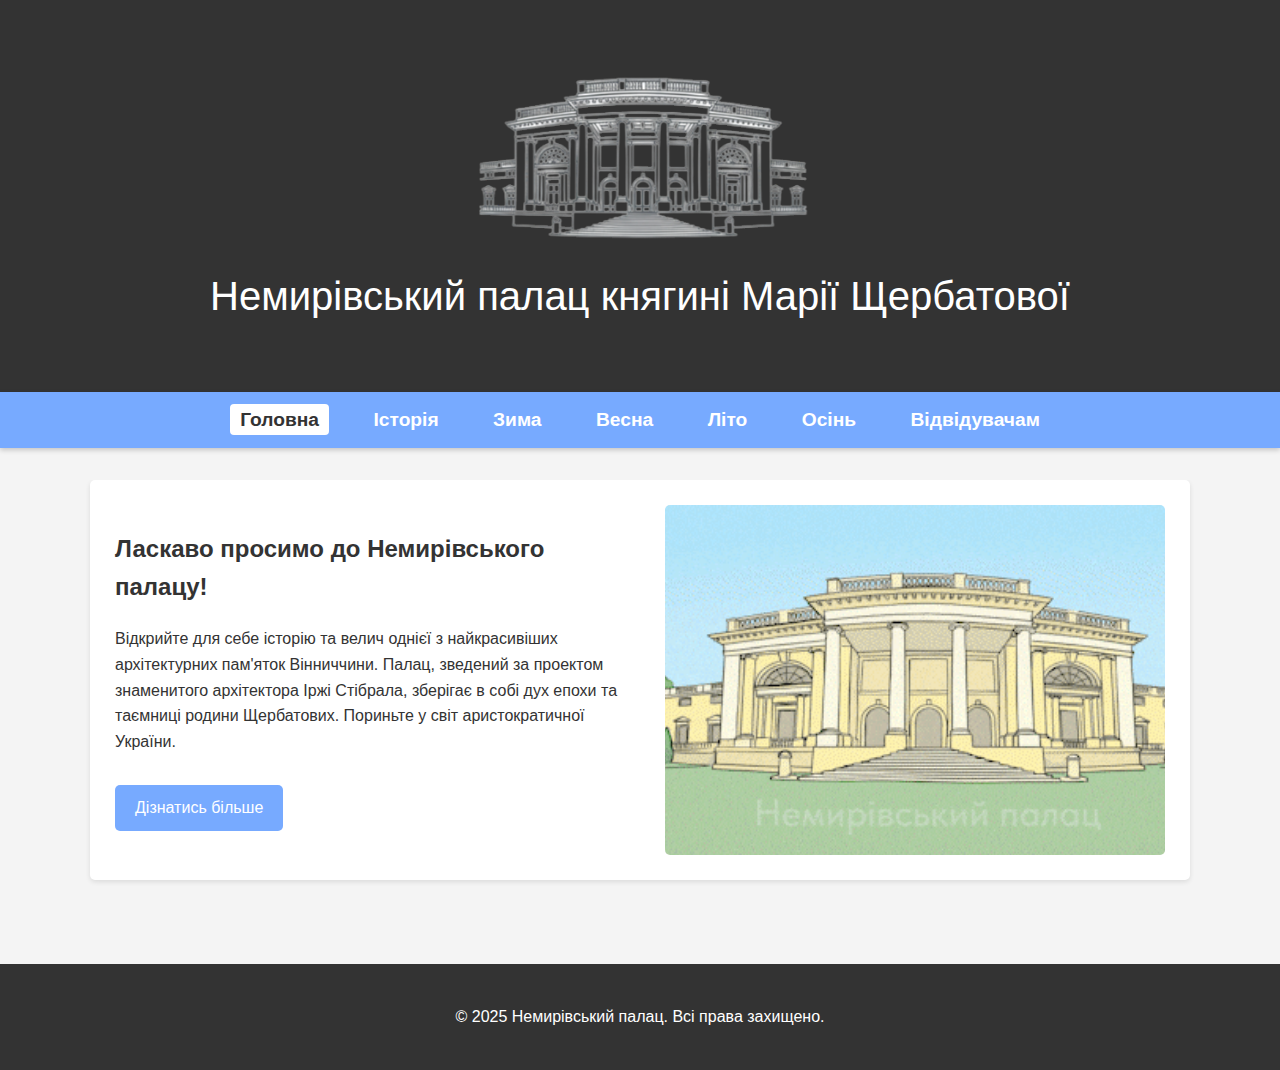
<file: index.html>
<!DOCTYPE html>
<html lang="uk">
<head>
    <meta charset="UTF-8">
    <meta name="viewport" content="width=device-width, initial-scale=1.0">
    <title>Головна - Немирівський палац</title>
    <link rel="stylesheet" href="style.css">
</head>
<body>

    <header>
        <div class="hero">
            <img src="image/logo.png" alt="Іконка Немирівського палацу" class="logo-icon">
            <h1>Немирівський палац княгині Марії Щербатової</h1>
        </div>
        <nav>
            <ul>
                <li><a href="index.html" class="active">Головна</a></li>
                <li><a href="history.html">Історія</a></li>
                <li><a href="winter.html">Зима</a></li>
                <li><a href="spring.html">Весна</a></li>
                <li><a href="summer.html">Літо</a></li>
                <li><a href="autumn.html">Осінь</a></li>
                <li><a href="visitors.html">Відвідувачам</a></li>
            </ul>
        </nav>
    </header>

    <main>
        <div class="container">
            <section class="content-section">
                <div class="text-content">
                    <h2>Ласкаво просимо до Немирівського палацу!</h2>
                    <p>
                        Відкрийте для себе історію та велич однієї з найкрасивіших архітектурних пам'яток Вінниччини. Палац, зведений за проектом знаменитого архітектора Іржі Стібрала, зберігає в собі дух епохи та таємниці родини Щербатових. Пориньте у світ аристократичної України.
                    </p>
                    <a href="history.html" class="button">Дізнатись більше</a>
                </div>
                <img src="image/animation.gif" alt="Анімація Немирівського палацу" class="photo-animation">
            </section>
        </div>
    </main>

    <footer>
        <div class="container">
            <p>&copy; 2025 Немирівський палац. Всі права захищено.</p>
        </div>
    </footer>

</body>
</html>
</file>
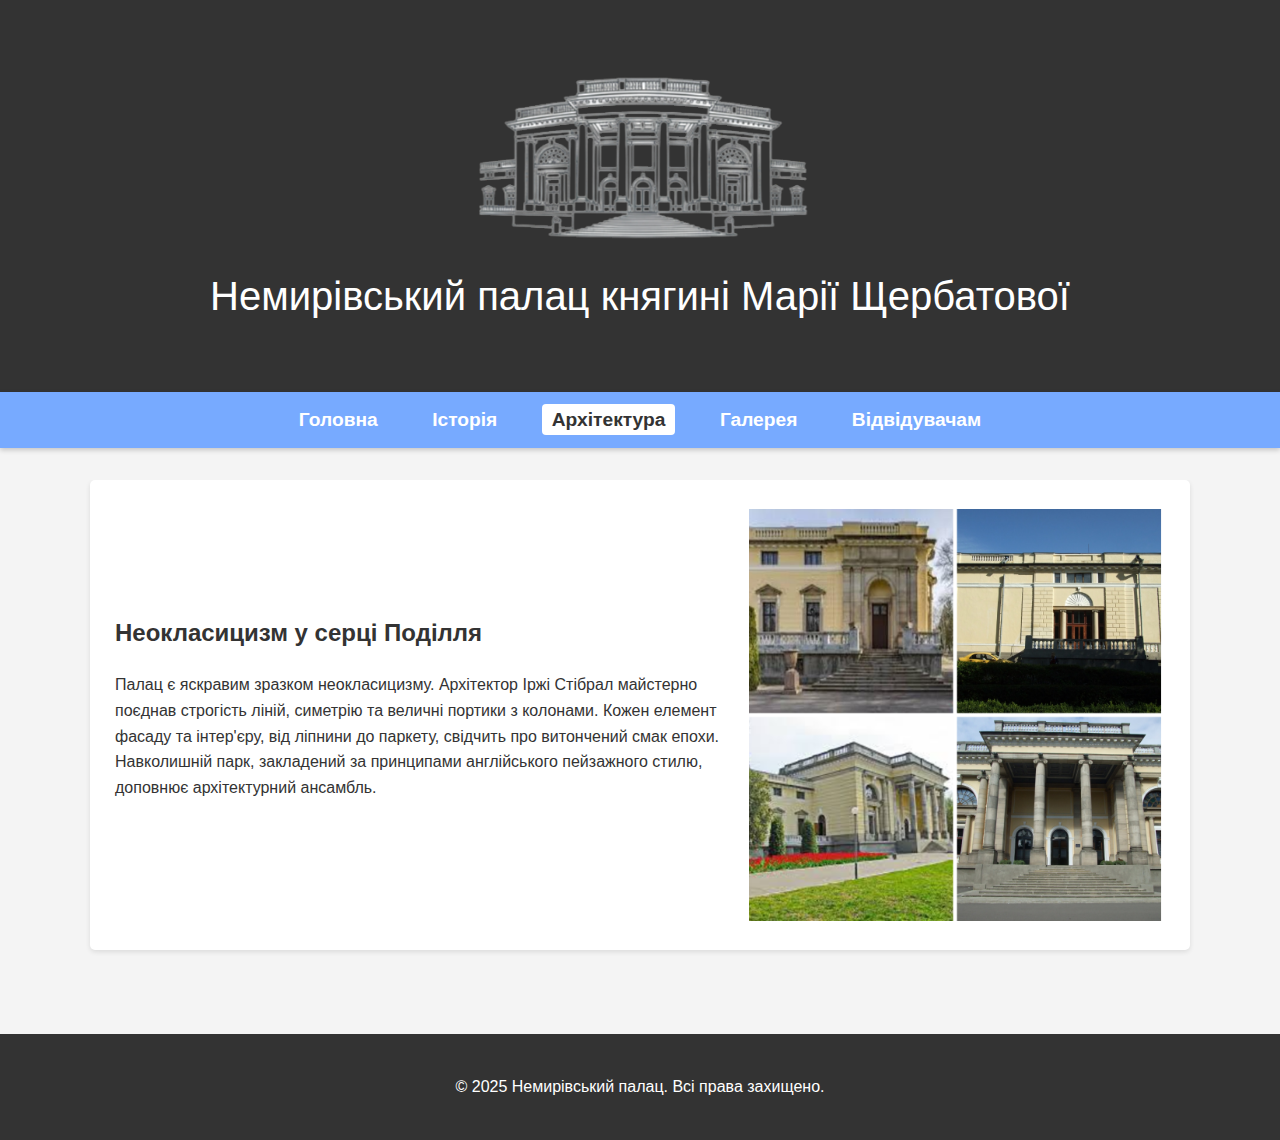
<file: architecture.html>
<!DOCTYPE html>
<html lang="uk">
<head>
    <meta charset="UTF-8">
    <meta name="viewport" content="width=device-width, initial-scale=1.0">
    <title>Архітектура - Немирівський палац</title>
    <link rel="stylesheet" href="style.css">
</head>
<body>

    <header>
        <div class="hero">
            <img src="image/logo.png" alt="Іконка Немирівського палацу" class="logo-icon">
            <h1>Немирівський палац княгині Марії Щербатової</h1>
        </div>
        <nav>
            <ul>
                <li><a href="index.html">Головна</a></li>
                <li><a href="history.html">Історія</a></li>
                <li><a href="architecture.html" class="active">Архітектура</a></li>
                <li><a href="gallery.html">Галерея</a></li>
                <li><a href="visitors.html">Відвідувачам</a></li>
            </ul>
        </nav>
    </header>

    <main>
        <div class="container">
             <section class="content-section">
                <div class="text-content">
                    <h2>Неокласицизм у серці Поділля</h2>
                    <p>
                        Палац є яскравим зразком неокласицизму. Архітектор Іржі Стібрал майстерно поєднав строгість ліній, симетрію та величні портики з колонами. Кожен елемент фасаду та інтер'єру, від ліпнини до паркету, свідчить про витончений смак епохи. Навколишній парк, закладений за принципами англійського пейзажного стилю, доповнює архітектурний ансамбль.
                    </p>
                </div>
                <img src="image/architecture.png" alt="Зображення архітектури Немирівського палацу" class="content-image">
            </section>
        </div>
    </main>

    <footer>
        <div class="container">
            <p>&copy; 2025 Немирівський палац. Всі права захищено.</p>
        </div>
    </footer>

</body>
</html>
</file>
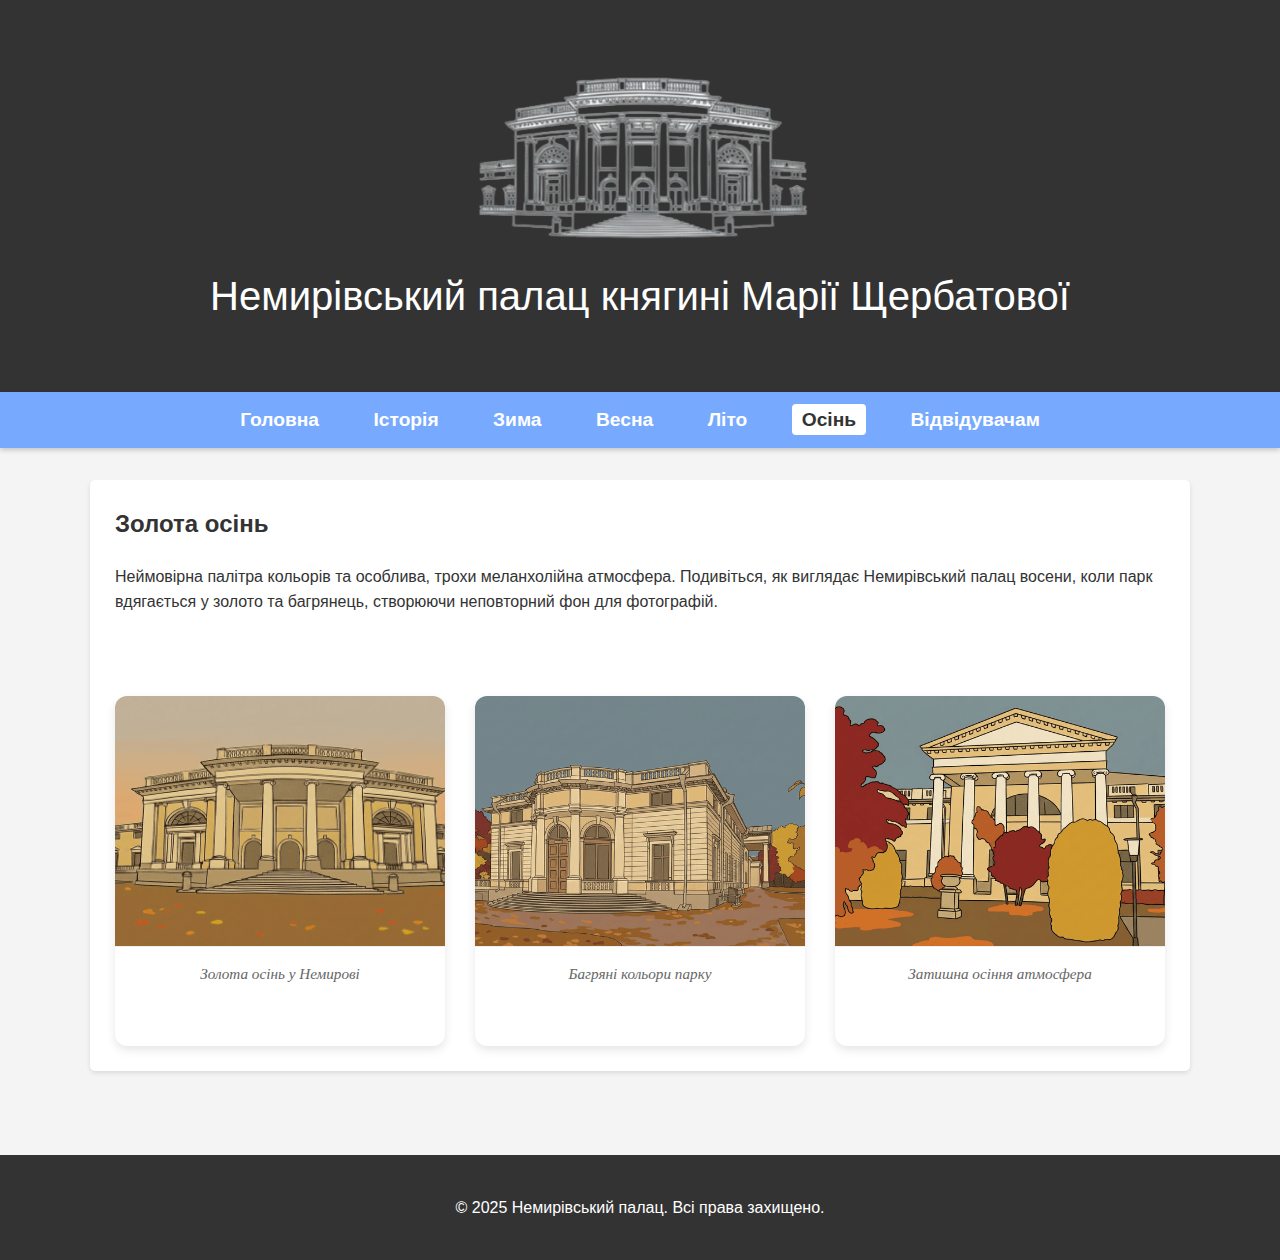
<file: autumn.html>
<!DOCTYPE html>
<html lang="uk">
<head>
    <meta charset="UTF-8">
    <meta name="viewport" content="width=device-width, initial-scale=1.0">
    <title>Осінь - Немирівський палац</title>
    <link rel="stylesheet" href="style.css">
</head>
<body>

    <header>
        <div class="hero">
            <img src="image/logo.png" alt="Іконка Немирівського палацу" class="logo-icon">
            <h1>Немирівський палац княгині Марії Щербатової</h1>
        </div>
        <nav>
            <ul>
                <li><a href="index.html">Головна</a></li>
                <li><a href="history.html">Історія</a></li>
                <li><a href="winter.html">Зима</a></li>
                <li><a href="spring.html">Весна</a></li>
                <li><a href="summer.html">Літо</a></li>
                <li><a href="autumn.html" class="active">Осінь</a></li>
                <li><a href="visitors.html">Відвідувачам</a></li>
            </ul>
        </nav>
    </header>

    <main>
        <div class="container">
            <section class="content-section" style="flex-direction: column; align-items: stretch;">
                <div class="text-content">
                    <h2>Золота осінь</h2>
                    <p>
                        Неймовірна палітра кольорів та особлива, трохи меланхолійна атмосфера. Подивіться, як виглядає Немирівський палац восени, коли парк вдягається у золото та багрянець, створюючи неповторний фон для фотографій.
                    </p>
                </div>

                <div class="seasonal-gallery">
                    <figure class="gallery-item">
                        <img src="image/autumn_1.png" alt="Осінній вид палацу 1">
                        <figcaption>Золота осінь у Немирові</figcaption>
                    </figure>
                    <figure class="gallery-item">
                        <img src="image/autumn_2.png" alt="Осінній вид палацу 2">
                        <figcaption>Багряні кольори парку</figcaption>
                    </figure>
                    <figure class="gallery-item">
                        <img src="image/autumn_3.png" alt="Осінній вид палацу 3">
                        <figcaption>Затишна осіння атмосфера</figcaption>
                    </figure>
                </div>
            </section>
        </div>
    </main>

    <footer>
        <div class="container">
            <p>&copy; 2025 Немирівський палац. Всі права захищено.</p>
        </div>
    </footer>

</body>
</html>
</file>
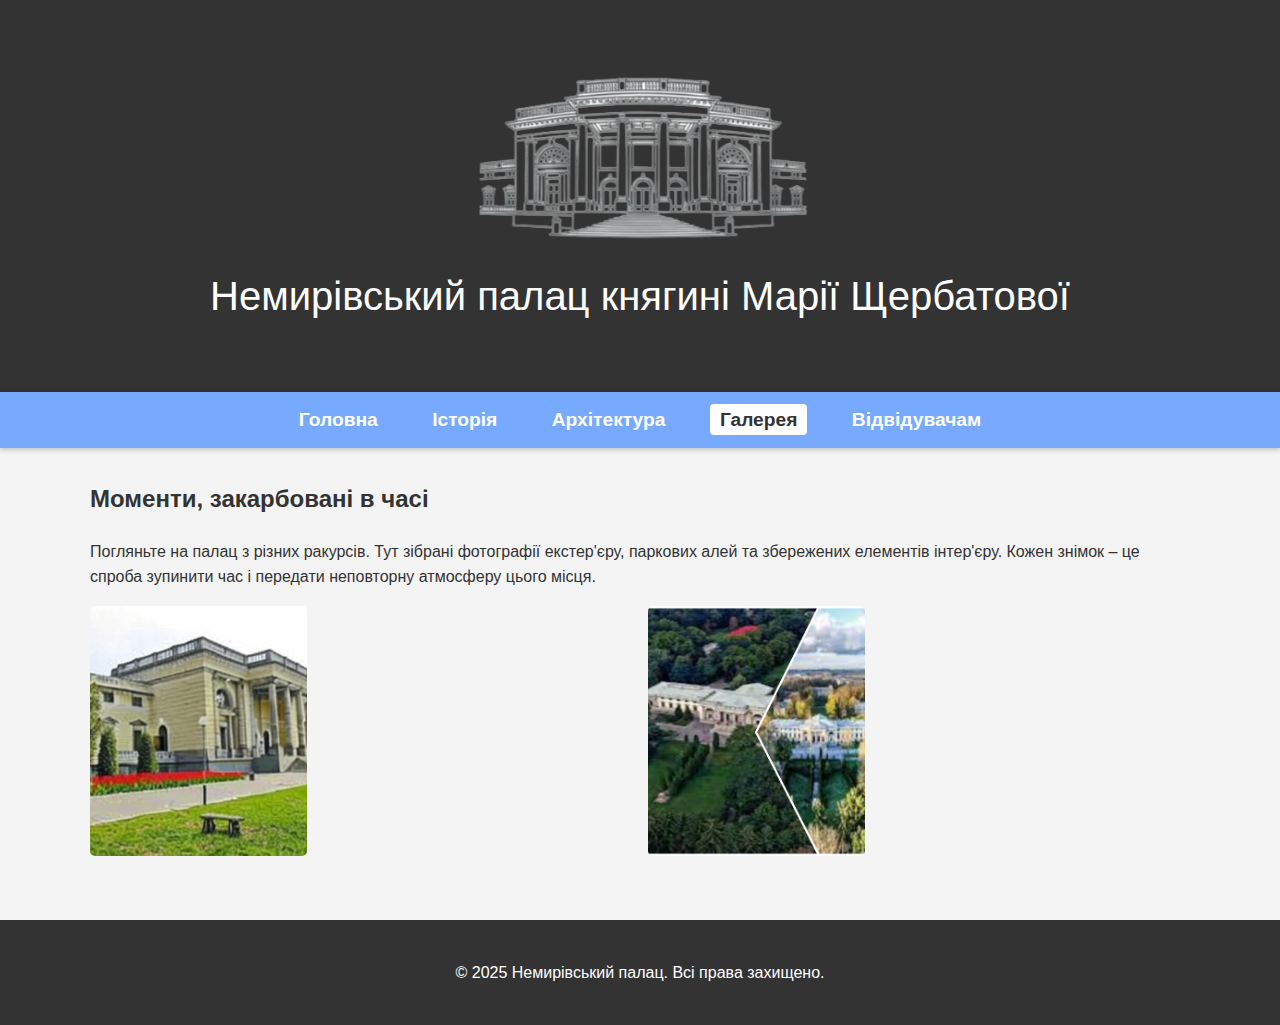
<file: gallery.html>
<!DOCTYPE html>
<html lang="uk">
<head>
    <meta charset="UTF-8">
    <meta name="viewport" content="width=device-width, initial-scale=1.0">
    <title>Галерея - Немирівський палац</title>
    <link rel="stylesheet" href="style.css">
</head>
<body>

    <header>
        <div class="hero">
            <img src="image/logo.png" alt="Іконка Немирівського палацу" class="logo-icon">
            <h1>Немирівський палац княгині Марії Щербатової</h1>
        </div>
        <nav>
            <ul>
                <li><a href="index.html">Головна</a></li>
                <li><a href="history.html">Історія</a></li>
                <li><a href="architecture.html">Архітектура</a></li>
                <li><a href="gallery.html" class="active">Галерея</a></li>
                <li><a href="visitors.html">Відвідувачам</a></li>
            </ul>
        </nav>
    </header>

    <main>
        <div class="container">
            <h2>Моменти, закарбовані в часі</h2>
            <p>Погляньте на палац з різних ракурсів. Тут зібрані фотографії екстер'єру, паркових алей та збережених елементів інтер'єру. Кожен знімок – це спроба зупинити час і передати неповторну атмосферу цього місця.</p>
            
            <div class="gallery-grid">
                 <img src="image/gallery1.jpg" alt="Зображення перед палацом" class="content-image">
                 <img src="image/gallery2.png" alt="Зображення Немирівського палацу" class="content-image">
            </div>
        </div>
    </main>

    <footer>
        <div class="container">
            <p>&copy; 2025 Немирівський палац. Всі права захищено.</p>
        </div>
    </footer>

</body>
</html>
</file>
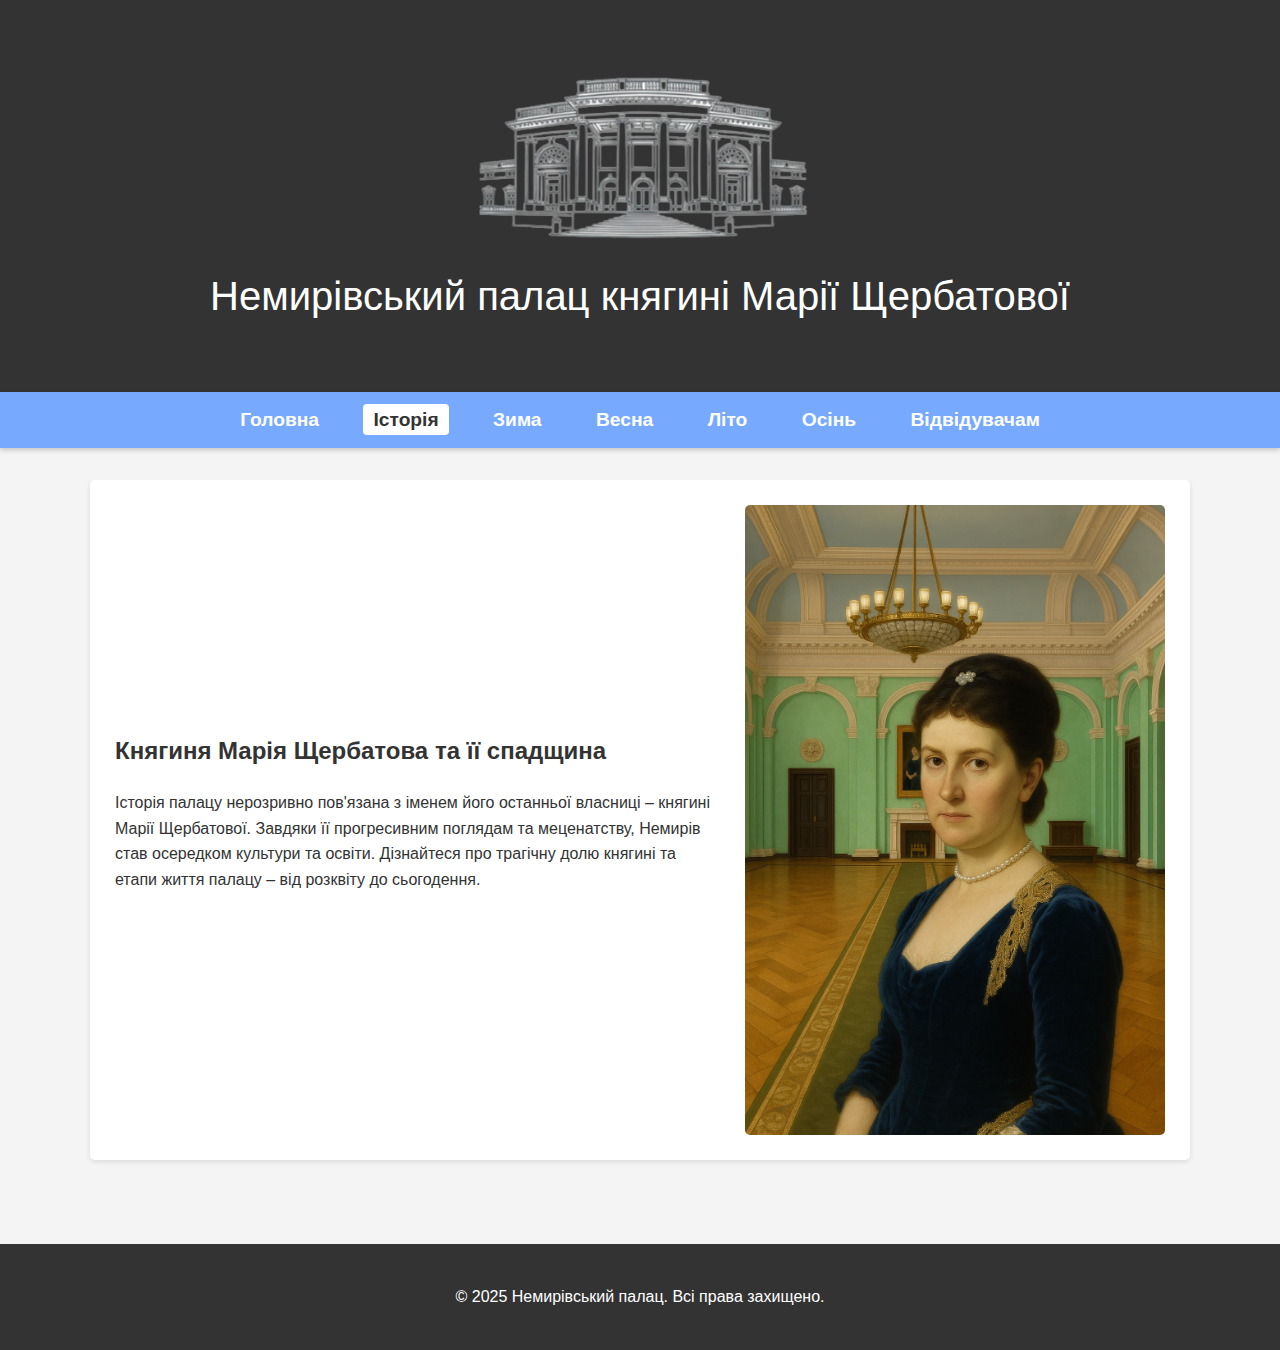
<file: history.html>
<!DOCTYPE html>
<html lang="uk">
<head>
    <meta charset="UTF-8">
    <meta name="viewport" content="width=device-width, initial-scale=1.0">
    <title>Історія - Немирівський палац</title>
    <link rel="stylesheet" href="style.css">
</head>
<body>

    <header>
        <div class="hero">
            <img src="image/logo.png" alt="Іконка Немирівського палацу" class="logo-icon">
            <h1>Немирівський палац княгині Марії Щербатової</h1>
        </div>
        <nav>
            <ul>
                <li><a href="index.html">Головна</a></li>
                <li><a href="history.html" class="active">Історія</a></li>
                <li><a href="winter.html">Зима</a></li>
                <li><a href="spring.html">Весна</a></li>
                <li><a href="summer.html">Літо</a></li>
                <li><a href="autumn.html">Осінь</a></li>
                <li><a href="visitors.html">Відвідувачам</a></li>
            </ul>
        </nav>
    </header>

    <main>
        <div class="container">
            <section class="content-section">
                <div class="text-content">
                    <h2>Княгиня Марія Щербатова та її спадщина</h2>
                    <p>
                        Історія палацу нерозривно пов'язана з іменем його останньої власниці – княгині Марії Щербатової. Завдяки її прогресивним поглядам та меценатству, Немирів став осередком культури та освіти. Дізнайтеся про трагічну долю княгині та етапи життя палацу – від розквіту до сьогодення.
                    </p>
                </div>
                <img src="image/Maria.png" alt="Портрет княгині Марії Щербатової" class="content-image">
            </section>
        </div>
    </main>

    <footer>
        <div class="container">
            <p>&copy; 2025 Немирівський палац. Всі права захищено.</p>
        </div>
    </footer>

</body>
</html>
</file>
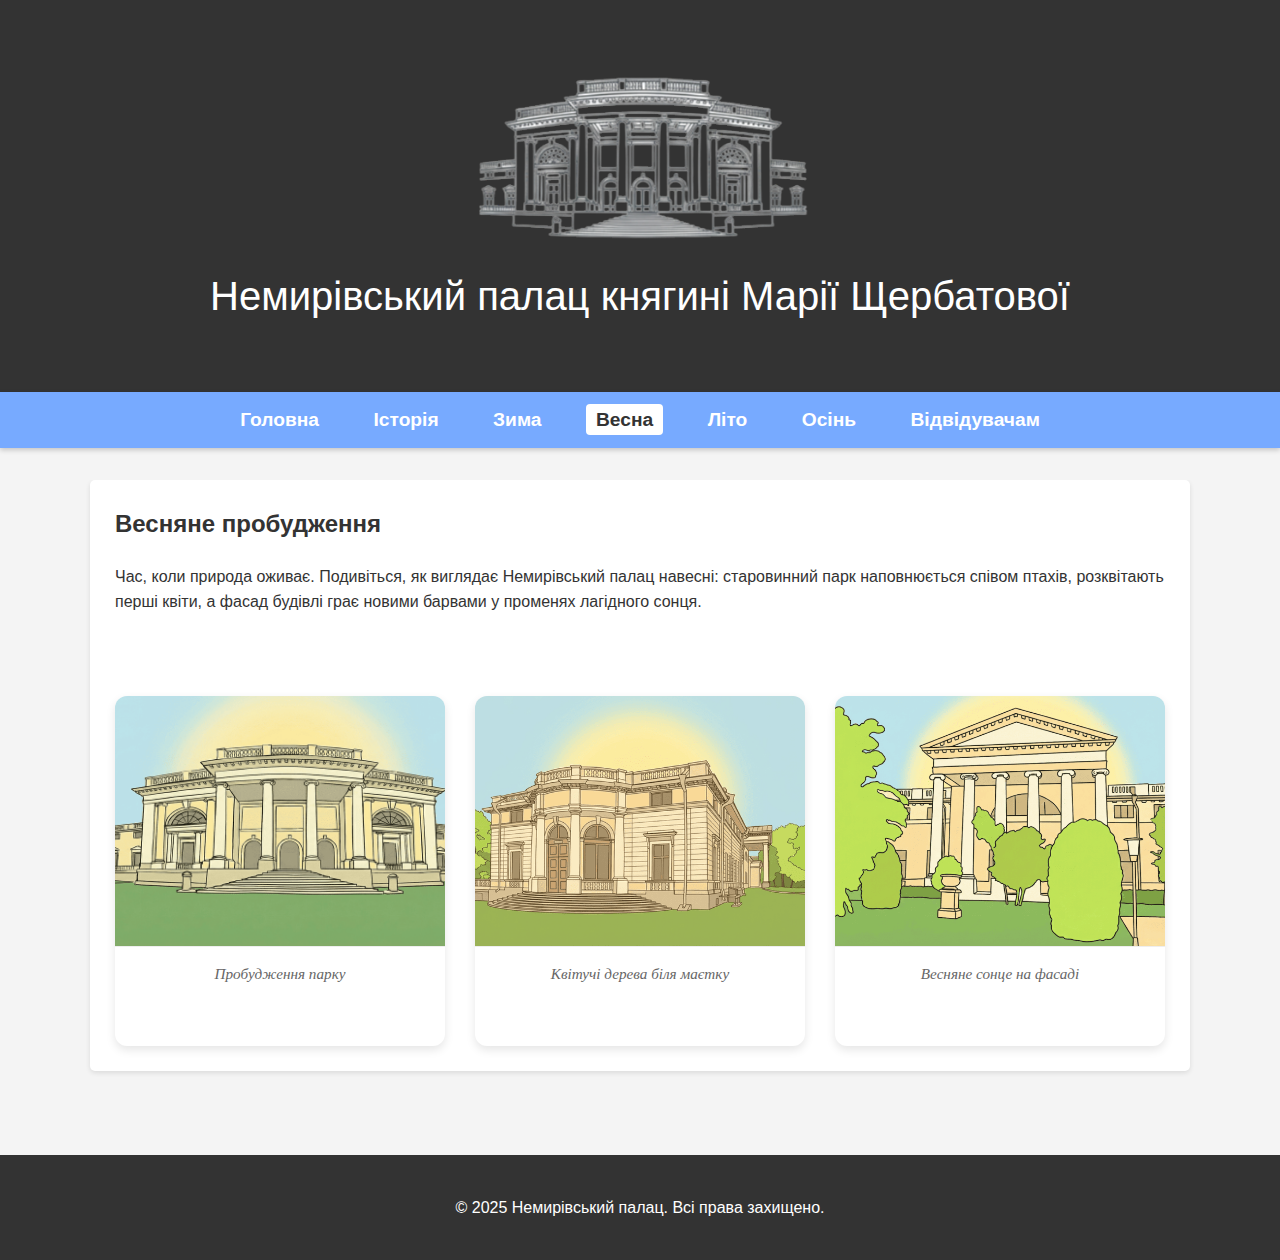
<file: spring.html>
<!DOCTYPE html>
<html lang="uk">
<head>
    <meta charset="UTF-8">
    <meta name="viewport" content="width=device-width, initial-scale=1.0">
    <title>Весна - Немирівський палац</title>
    <link rel="stylesheet" href="style.css">
</head>
<body>

    <header>
        <div class="hero">
            <img src="image/logo.png" alt="Іконка Немирівського палацу" class="logo-icon">
            <h1>Немирівський палац княгині Марії Щербатової</h1>
        </div>
        <nav>
            <ul>
                <li><a href="index.html">Головна</a></li>
                <li><a href="history.html">Історія</a></li>
                <li><a href="winter.html">Зима</a></li>
                <li><a href="spring.html" class="active">Весна</a></li>
                <li><a href="summer.html">Літо</a></li>
                <li><a href="autumn.html">Осінь</a></li>
                <li><a href="visitors.html">Відвідувачам</a></li>
            </ul>
        </nav>
    </header>

    <main>
        <div class="container">
            <section class="content-section" style="flex-direction: column; align-items: stretch;">
                <div class="text-content">
                    <h2>Весняне пробудження</h2>
                    <p>
                        Час, коли природа оживає. Подивіться, як виглядає Немирівський палац навесні: старовинний парк наповнюється співом птахів, розквітають перші квіти, а фасад будівлі грає новими барвами у променях лагідного сонця.
                    </p>
                </div>

                <div class="seasonal-gallery">
                    <figure class="gallery-item">
                        <img src="image/spring_1.png" alt="Весняний вид палацу 1">
                        <figcaption>Пробудження парку</figcaption>
                    </figure>
                    <figure class="gallery-item">
                        <img src="image/spring_2.png" alt="Весняний вид палацу 2">
                        <figcaption>Квітучі дерева біля маєтку</figcaption>
                    </figure>
                    <figure class="gallery-item">
                        <img src="image/spring_3.png" alt="Весняний вид палацу 3">
                        <figcaption>Весняне сонце на фасаді</figcaption>
                    </figure>
                </div>
            </section>
        </div>
    </main>

    <footer>
        <div class="container">
            <p>&copy; 2025 Немирівський палац. Всі права захищено.</p>
        </div>
    </footer>

</body>
</html>
</file>
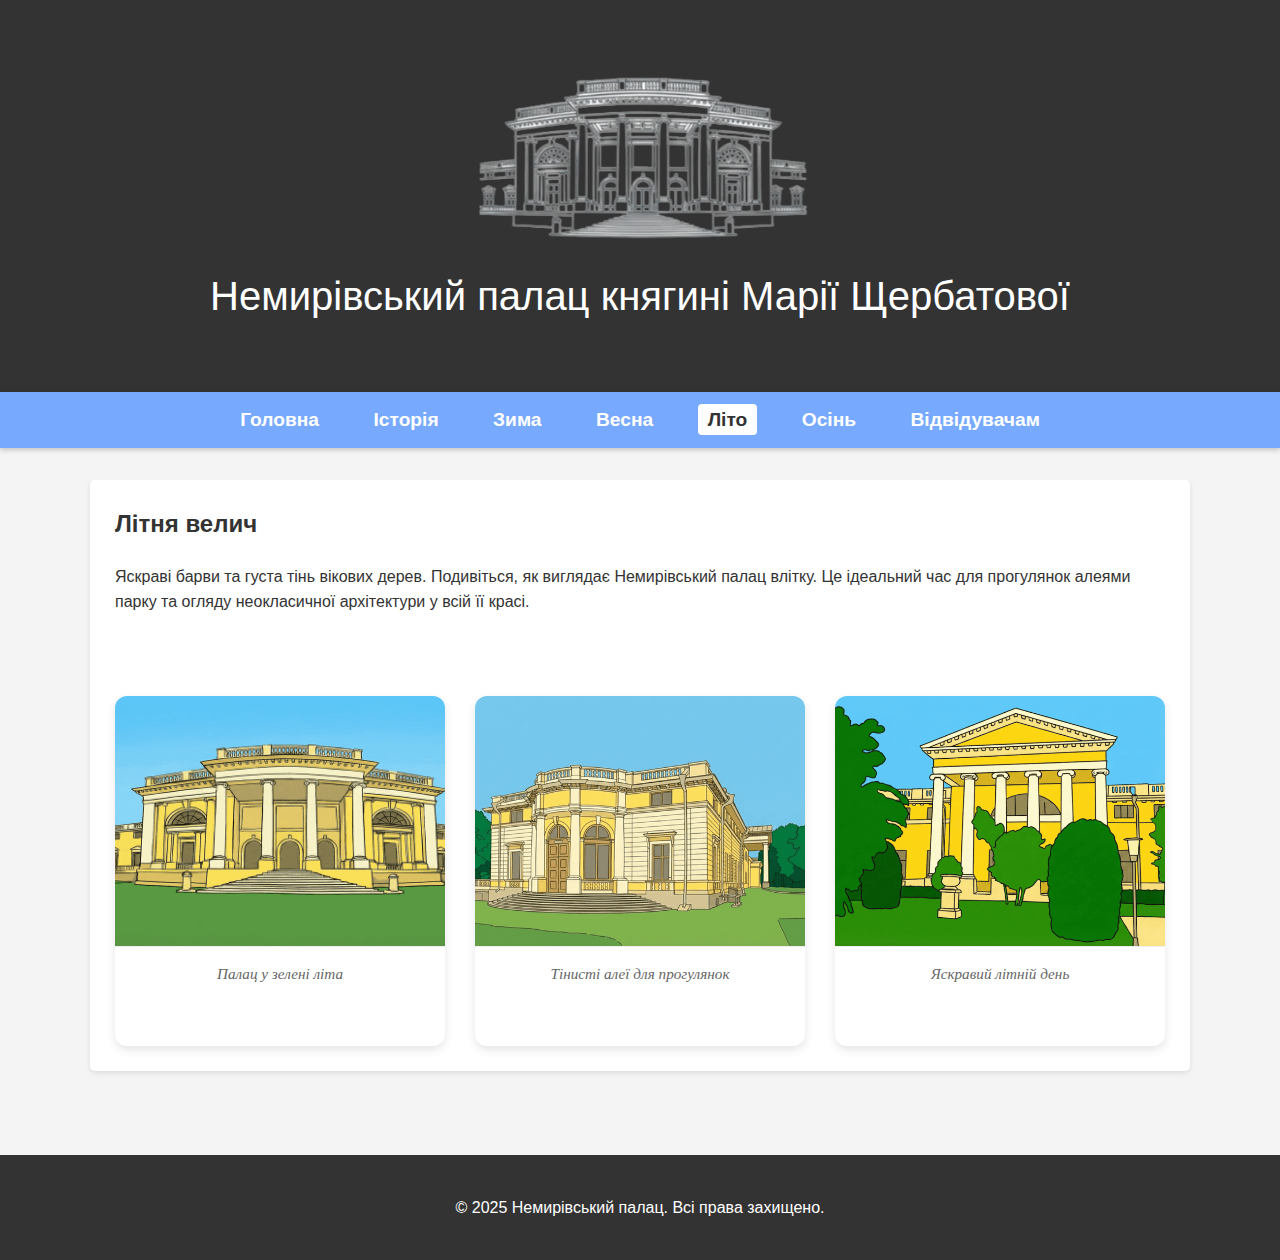
<file: summer.html>
<!DOCTYPE html>
<html lang="uk">
<head>
    <meta charset="UTF-8">
    <meta name="viewport" content="width=device-width, initial-scale=1.0">
    <title>Літо - Немирівський палац</title>
    <link rel="stylesheet" href="style.css">
</head>
<body>

    <header>
        <div class="hero">
            <img src="image/logo.png" alt="Іконка Немирівського палацу" class="logo-icon">
            <h1>Немирівський палац княгині Марії Щербатової</h1>
        </div>
        <nav>
            <ul>
                <li><a href="index.html">Головна</a></li>
                <li><a href="history.html">Історія</a></li>
                <li><a href="winter.html">Зима</a></li>
                <li><a href="spring.html">Весна</a></li>
                <li><a href="summer.html" class="active">Літо</a></li>
                <li><a href="autumn.html">Осінь</a></li>
                <li><a href="visitors.html">Відвідувачам</a></li>
            </ul>
        </nav>
    </header>

    <main>
        <div class="container">
            <section class="content-section" style="flex-direction: column; align-items: stretch;">
                <div class="text-content">
                    <h2>Літня велич</h2>
                    <p>
                        Яскраві барви та густа тінь вікових дерев. Подивіться, як виглядає Немирівський палац влітку. Це ідеальний час для прогулянок алеями парку та огляду неокласичної архітектури у всій її красі.
                    </p>
                </div>

               <div class="seasonal-gallery">
                    <figure class="gallery-item">
                        <img src="image/summer_1.png" alt="Літній вид палацу 1">
                        <figcaption>Палац у зелені літа</figcaption>
                    </figure>
                    <figure class="gallery-item">
                        <img src="image/summer_2.png" alt="Літній вид палацу 2">
                        <figcaption>Тінисті алеї для прогулянок</figcaption>
                    </figure>
                    <figure class="gallery-item">
                        <img src="image/summer_3.png" alt="Літній вид палацу 3">
                        <figcaption>Яскравий літній день</figcaption>
                    </figure>
                </div>
            </section>
        </div>
    </main>

    <footer>
        <div class="container">
            <p>&copy; 2025 Немирівський палац. Всі права захищено.</p>
        </div>
    </footer>

</body>
</html>
</file>
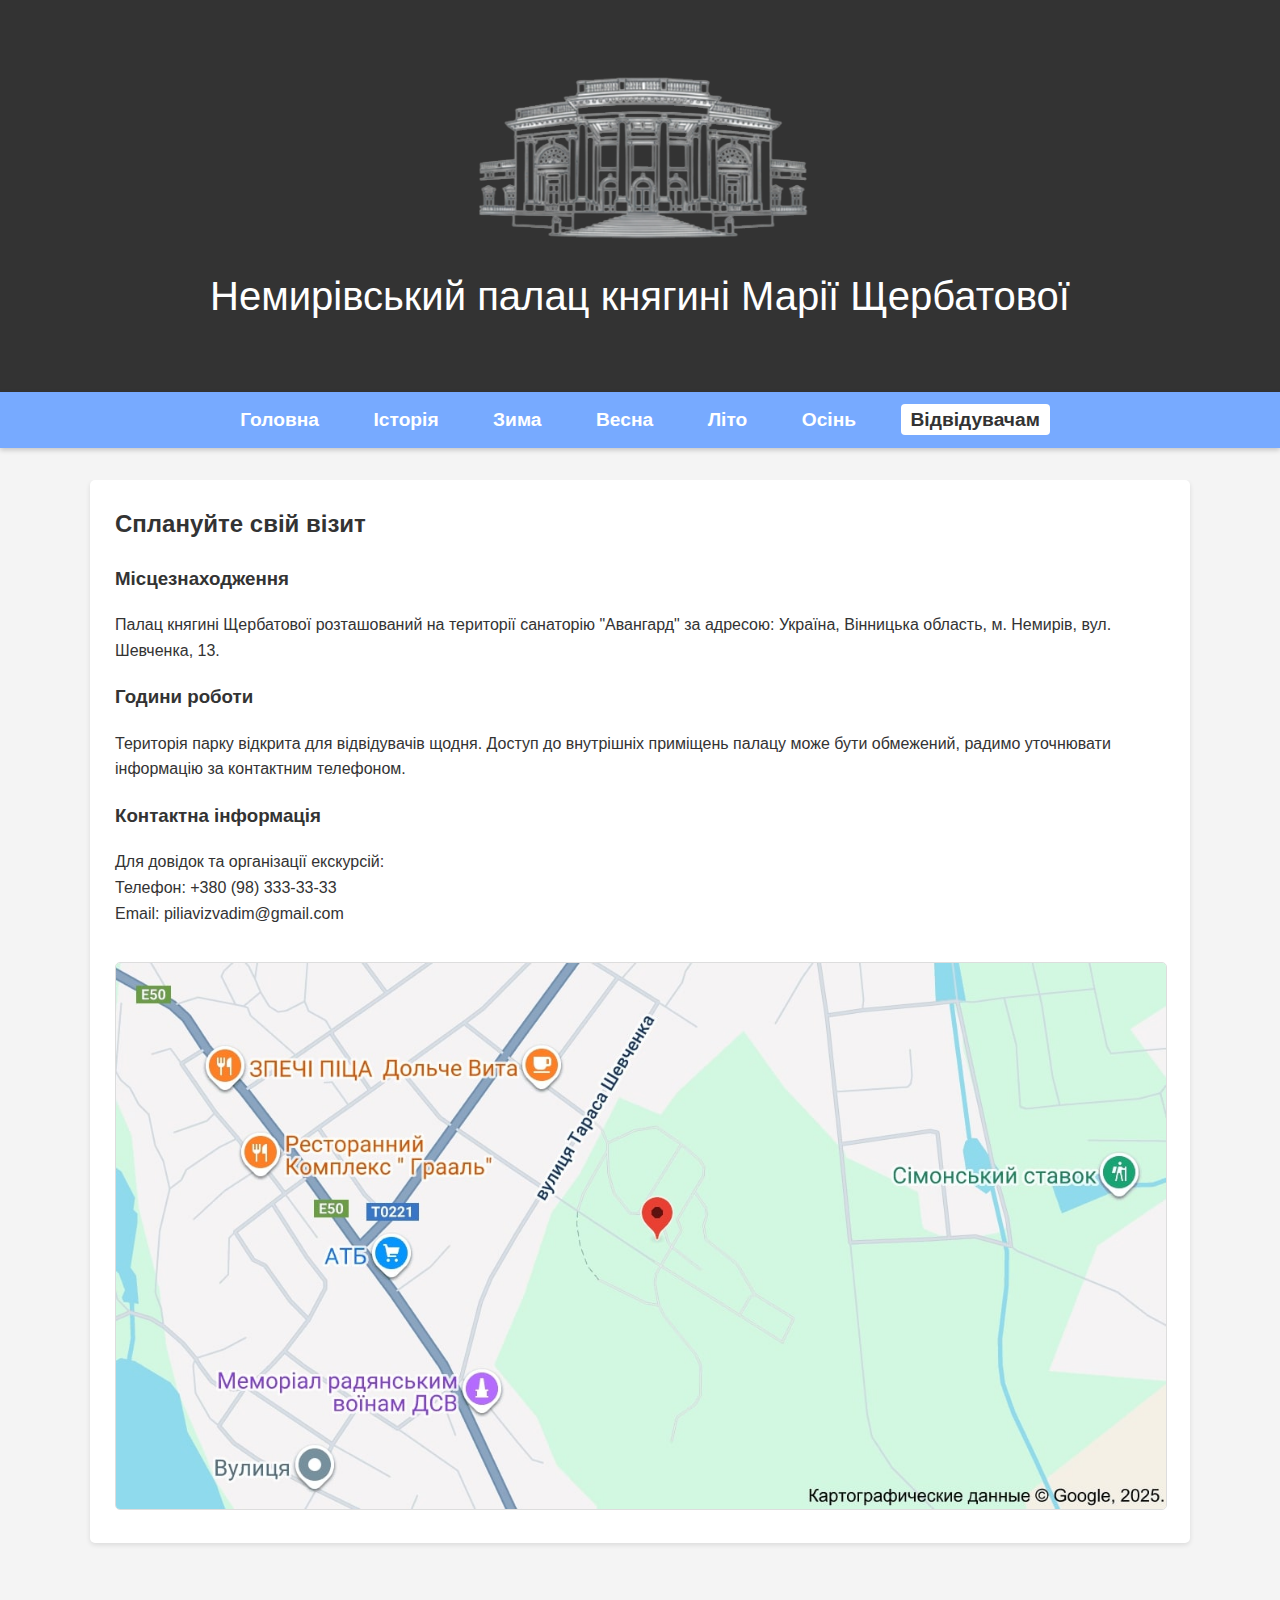
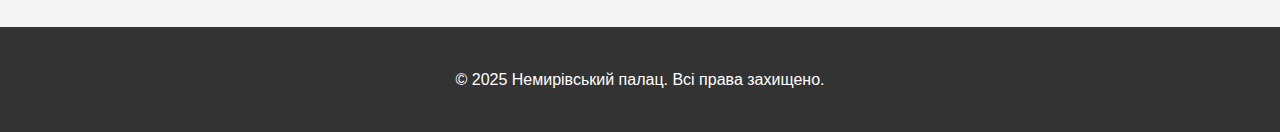
<file: visitors.html>
<!DOCTYPE html>
<html lang="uk">
<head>
    <meta charset="UTF-8">
    <meta name="viewport" content="width=device-width, initial-scale=1.0">
    <title>Відвідувачам - Немирівський палац</title>
    <link rel="stylesheet" href="style.css">
</head>
<body>

    <header>
        <div class="hero">
            <img src="image/logo.png" alt="Іконка Немирівського палацу" class="logo-icon">
            <h1>Немирівський палац княгині Марії Щербатової</h1>
        </div>
        <nav>
            <ul>
                <li><a href="index.html">Головна</a></li>
                <li><a href="history.html">Історія</a></li>
                <li><a href="winter.html">Зима</a></li>
                <li><a href="spring.html">Весна</a></li>
                <li><a href="summer.html">Літо</a></li>
                <li><a href="autumn.html">Осінь</a></li>
                <li><a href="visitors.html" class="active">Відвідувачам</a></li>
            </ul>
        </nav>
    </header>

    <main>
        <div class="container">
            <div class="content-section">
                <div class="text-content" style="flex: 100%;">
                    <h2>Сплануйте свій візит</h2>
                    
                    <h3>Місцезнаходження</h3>
                    <p>Палац княгині Щербатової розташований на території санаторію "Авангард" за адресою: Україна, Вінницька область, м. Немирів, вул. Шевченка, 13.</p>
                    
                    <h3>Години роботи</h3>
                    <p>Територія парку відкрита для відвідувачів щодня. Доступ до внутрішніх приміщень палацу може бути обмежений, радимо уточнювати інформацію за контактним телефоном.</p>
                    
                    <h3>Контактна інформація</h3>
                    <p>
                        Для довідок та організації екскурсій:<br>
                        Телефон: +380 (98) 333-33-33<br>
                        Email: piliavizvadim@gmail.com
                    </p>

                    <img src="image/map.jpg" alt="Розташування палацу на карті" class="map-image">
                </div>
            </div>
        </div>
    </main>

    <footer>
        <div class="container">
            <p>&copy; 2025 Немирівський палац. Всі права захищено.</p>
        </div>
    </footer>

</body>
</html>
</file>
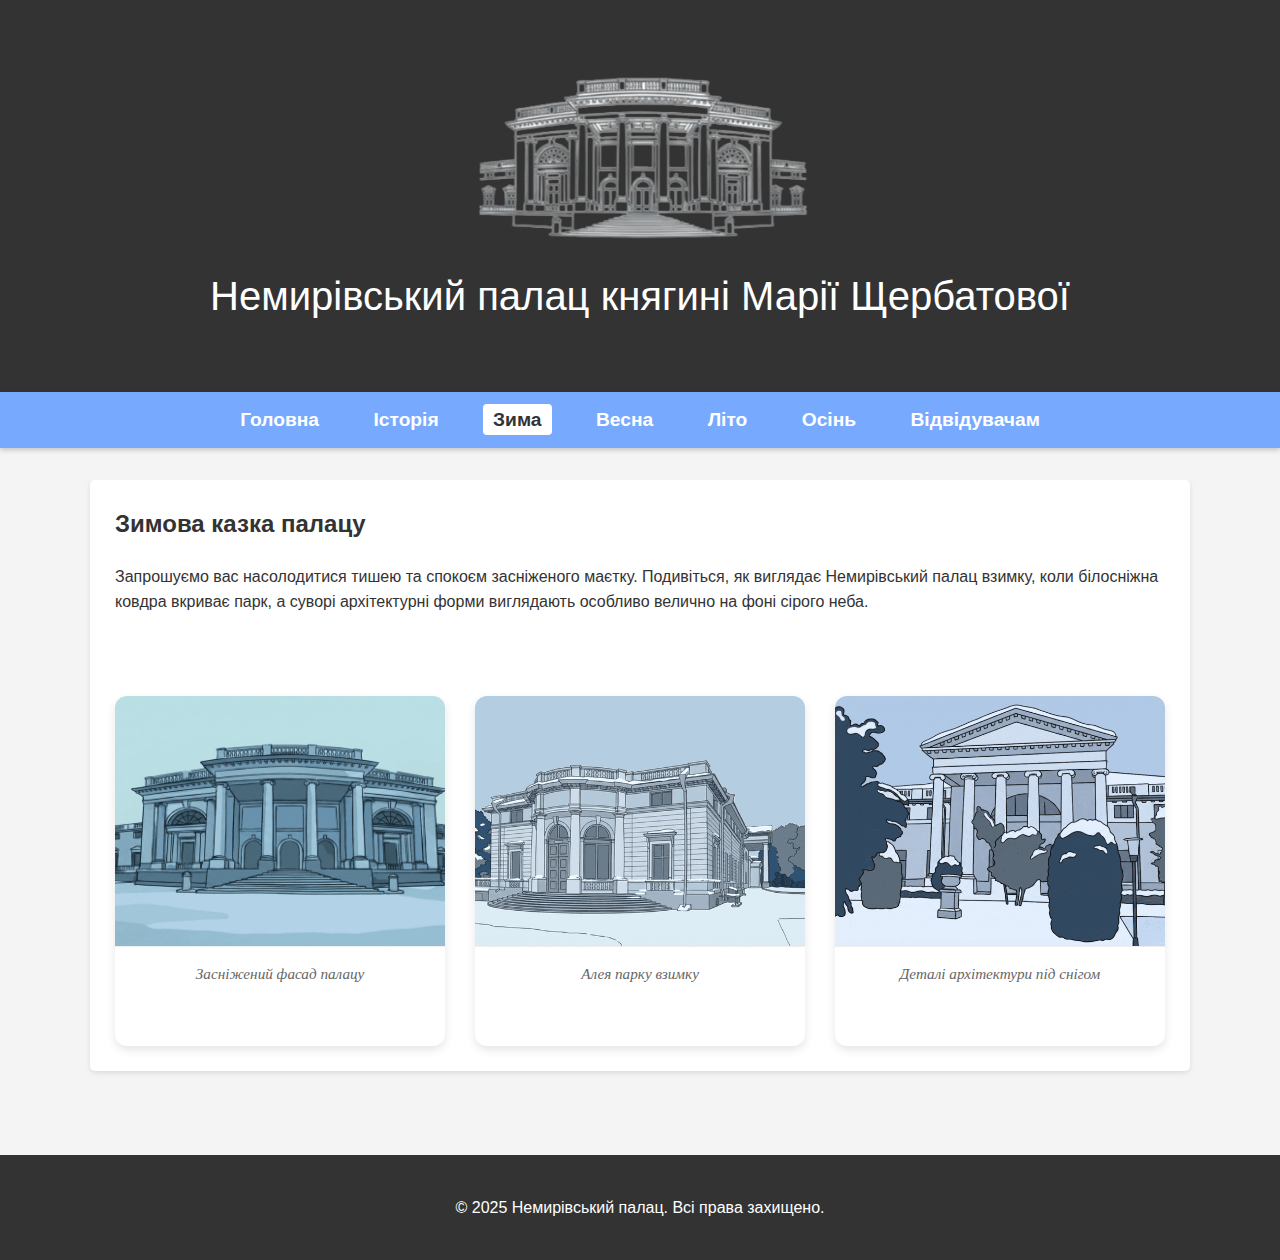
<file: winter.html>
<!DOCTYPE html>
<html lang="uk">
<head>
    <meta charset="UTF-8">
    <meta name="viewport" content="width=device-width, initial-scale=1.0">
    <title>Зима - Немирівський палац</title>
    <link rel="stylesheet" href="style.css">
</head>
<body>

    <header>
        <div class="hero">
            <img src="image/logo.png" alt="Іконка Немирівського палацу" class="logo-icon">
            <h1>Немирівський палац княгині Марії Щербатової</h1>
        </div>
        <nav>
            <ul>
                <li><a href="index.html">Головна</a></li>
                <li><a href="history.html">Історія</a></li>
                <li><a href="winter.html" class="active">Зима</a></li>
                <li><a href="spring.html">Весна</a></li>
                <li><a href="summer.html">Літо</a></li>
                <li><a href="autumn.html">Осінь</a></li>
                <li><a href="visitors.html">Відвідувачам</a></li>
            </ul>
        </nav>
    </header>

    <main>
        <div class="container">
            <section class="content-section" style="flex-direction: column; align-items: stretch;">
                <div class="text-content">
                    <h2>Зимова казка палацу</h2>
                    <p>
                        Запрошуємо вас насолодитися тишею та спокоєм засніженого маєтку. Подивіться, як виглядає Немирівський палац взимку, коли білосніжна ковдра вкриває парк, а суворі архітектурні форми виглядають особливо велично на фоні сірого неба.
                    </p>
                </div>
                
                <div class="seasonal-gallery">
                    <figure class="gallery-item">
                        <img src="image/winter_1.png" alt="Зимовий вид палацу 1">
                        <figcaption>Засніжений фасад палацу</figcaption>
                    </figure>
                    <figure class="gallery-item">
                         <img src="image/winter_2.png" alt="Зимовий вид палацу 2">
                        <figcaption>Алея парку взимку</figcaption>
                    </figure>
                    <figure class="gallery-item">
                         <img src="image/winter_3.png" alt="Зимовий вид палацу 3">
                        <figcaption>Деталі архітектури під снігом</figcaption>
                    </figure>
                </div>
            </section>
        </div>
    </main>

    <footer>
        <div class="container">
            <p>&copy; 2025 Немирівський палац. Всі права захищено.</p>
        </div>
    </footer>

</body>
</html>
</file>
<file: style.css>
/* --- Загальні стилі --- */
body {
    font-family: 'Helvetica Neue', Arial, sans-serif;
    margin: 0;
    padding: 0;
    background-color: #f4f4f4;
    color: #333;
    line-height: 1.6;
}

.container {
    max-width: 1100px;
    margin: auto;
    overflow: hidden;
    padding: 0 20px;
}

/* --- НОВА ВЕЛИКА ШАПКА --- */

/* Головний контейнер шапки */
header {
    background-color: #333; /* Темний фон для всього блоку */
    color: #fff;
    width: 100%;
}

/* Великий блок з логотипом і заголовком */
.hero {
    display: flex;
    flex-direction: column;
    justify-content: center;
    align-items: center;
    padding: 4rem 20px; /* Великі відступи, щоб зробити блок високим */
    text-align: center;
}

/* Іконка палацу (логотип) */
.logo-icon {
    height: 200px; /* Збільшуємо розмір іконки */
    width: auto;
    margin-bottom: 0px; /* Відступ від заголовка */
}

/* Головний заголовок сайту */
.hero h1 {
    margin: 0;
    font-size: 2.5rem; /* Значно збільшуємо шрифт */
    font-weight: 300; /* Робимо шрифт тоншим для елегантності */
}

/* Навігаційна панель під геройським блоком */
nav {
    background-color: #77aaff; /* Синій фон, як ми обговорювали */
    padding: 0.8rem 0;
    box-shadow: 0 2px 5px rgba(0,0,0,0.2);
}

nav ul {
    margin: 0;
    padding: 0;
    list-style: none;
    text-align: center; /* Центруємо всі пункти меню */
}

nav ul li {
    display: inline-block; /* Ставимо пункти в ряд */
    margin: 0 15px; /* Відступи між пунктами */
}

nav a {
    color: #fff;
    text-decoration: none;
    font-size: 1.2rem;
    font-weight: bold;
    padding: 5px 10px;
    border-radius: 4px;
    transition: background-color 0.3s ease;
}

nav a:hover {
    background-color: rgba(255, 255, 255, 0.2); /* Легке підсвічування при наведенні */
}

/* Стиль для активного пункту меню (робимо його білим і підкресленим) */
nav a.active {
    background-color: #fff;
    color: #333;
}

/* --- Кінець стилів для нової шапки --- */


/* --- Основний контент --- */
main {
    padding: 2rem 0;
}

.content-section {
    background: #fff;
    padding: 25px;
    margin-bottom: 20px;
    border-radius: 5px;
    box-shadow: 0 2px 5px rgba(0,0,0,0.1);
    display: flex;
    gap: 25px;
    align-items: center;
}

.text-content {
    flex: 2;
}

.image-placeholder {
    flex: 1;
    min-height: 250px;
    background: #ddd;
    border-radius: 5px;
    display: flex;
    align-items: center;
    justify-content: center;
    font-style: italic;
    color: #777;
}

h2 {
    color: #333;
    margin-top: 0;
}

.button {
    display: inline-block;
    background: #77aaff;
    color: #fff;
    padding: 10px 20px;
    text-decoration: none;
    border-radius: 5px;
    margin-top: 15px;
    transition: background 0.3s ease;
}

.button:hover {
    background: #5588dd;
}

/* --- Галерея --- */
.gallery-grid {
    display: grid;
    grid-template-columns: repeat(3, 1fr);
    gap: 15px;
}

.gallery-grid .image-placeholder {
    min-height: 200px;
}

/* Стиль для зображення карти на сторінці "Відвідувачам" */
.map-image {
    width: 100%;
    height: auto; /* Зберігає пропорції зображення */
    border-radius: 5px;
    margin-top: 20px; /* Відступ зверху */
    border: 1px solid #ddd; /* Тонка рамка */
}

/* --- Футер (підвал) --- */
footer {
    background: #333;
    color: #fff;
    text-align: center;
    padding: 1.5rem 0;
    margin-top: 2rem;
}

/* --- Анімація "Проявлення історії" --- */

/* --- Анімація слайд-шоу з 7 фото --- */

/* --- Анімація слайд-шоу з 7 фото --- */
/* Новий стиль для GIF анімації */
.photo-animation {
    width: 500px;          /* Фіксована ширина, як було раніше */
    height: 350px;         /* Фіксована висота */
    object-fit: cover;     /* Щоб картинка гарно заповнювала блок */
    border-radius: 5px;    /* Заокруглені кути */
    flex-shrink: 0;        /* Щоб блок не стискався */
}

/* Адаптивність для мобільних пристроїв */
@media(max-width: 768px) {
    .photo-animation {
        width: 100%;       /* На телефонах розтягуємо на всю ширину */
        height: auto;      /* Висота підлаштується автоматично */
        max-height: 350px; /* Обмеження висоти */
    }
}
.content-image {
    flex: 1;
    min-height: 250px;
    width: 40%; /* Займає 40% ширини блоку */
    height: auto; /* Висота автоматична для збереження пропорцій */
    object-fit: cover; /* Гарно вписує фото в рамки */
    border-radius: 5px;
}
/* --- Галерея --- */
.gallery-grid {
    display: grid;
    /* Оскільки у вас 2 фото, краще зробити 2 колонки, а не 3 */
    grid-template-columns: repeat(2, 1fr); 
    gap: 15px;
}

/* Ось новий клас для фото в галереї.
  Він замінить .content-image 
*/
.gallery-item {
    width: 100%; /* Фото займе всю ширину своєї колонки */
    height: 350px; /* Встановлюємо фіксовану висоту для однакового вигляду */
    object-fit: cover; /* Це ключова властивість! Вона обрізає фото, а не розтягує */
    border-radius: 5px; /* Зберігаємо ваш стиль заокруглення */
}

/* --- Стилі для сезонних фотогалерей --- */

/* Контейнер для фотографій */
.seasonal-gallery {
    display: flex;
    flex-wrap: wrap;
    gap: 30px; /* Відстань між картками фото */
    justify-content: center;
    margin-top: 40px; /* Відступ зверху від тексту */
}

/* Картка окремого фото (тег figure) */
.gallery-item {
    margin: 0; /* Прибираємо стандартні відступи figure */
    flex: 1 1 300px; /* Адаптивність: базова ширина 300px, може розтягуватись */
    max-width: 380px; /* Обмеження максимальної ширини, щоб не були величезними */
    background-color: #fff; /* Білий фон картки (рамка) */
    border-radius: 12px; /* Заокруглені кути */
    box-shadow: 0 4px 10px rgba(0,0,0,0.1); /* Легка тінь для об'єму */
    overflow: hidden; /* Щоб фото не вилазило за заокруглені кути */
    transition: transform 0.3s ease, box-shadow 0.3s ease; /* Плавна анімація для ховеру */
}

/* Ефект при наведенні на картку фото */
.gallery-item:hover {
    transform: translateY(-7px); /* Картка трохи піднімається вгору */
    box-shadow: 0 12px 20px rgba(0,0,0,0.15); /* Тінь стає більшою */
}

/* Стилізація самого зображення */
.gallery-item img {
    width: 100%; /* Фото розтягується на всю ширину картки */
    height: 250px; /* Фіксована висота для всіх фото, щоб вони були рівними */
    object-fit: cover; /* **ВАЖЛИВО**: обрізає фото, щоб заповнити блок, не спотворюючи пропорції */
    display: block; /* Прибирає зайвий відступ знизу зображення */
}

/* Стилізація підпису під фото (необов'язково, але гарно) */
.gallery-item figcaption {
    padding: 15px;
    text-align: center;
    color: #666;
    font-family: 'Playfair Display', serif; /* Використовуємо той же шрифт, що й для заголовків */
    font-style: italic;
    font-size: 0.95rem;
    border-top: 1px solid #eee; /* Тонка лінія над підписом */
}
/* --- Адаптивність --- */
@media(max-width: 768px) {
    .hero h1 {
        font-size: 2rem; /* Трохи зменшуємо заголовок на планшетах */
    }

    .content-section {
        flex-direction: column;
    }
    
    .gallery-grid {
        grid-template-columns: repeat(2, 1fr);
    }
}

@media(max-width: 500px) {
    .hero {
        padding: 3rem 15px; /* Зменшуємо відступи на мобільних */
    }

    .hero h1 {
        font-size: 1.5rem; /* І ще зменшуємо заголовок */
    }

    nav ul li {
        margin: 0 5px; /* Зменшуємо відступи між пунктами меню */
    }

    nav a {
        font-size: 1rem;
    }
    
    .gallery-grid {
        grid-template-columns: 1fr;
    }
}
</file>
